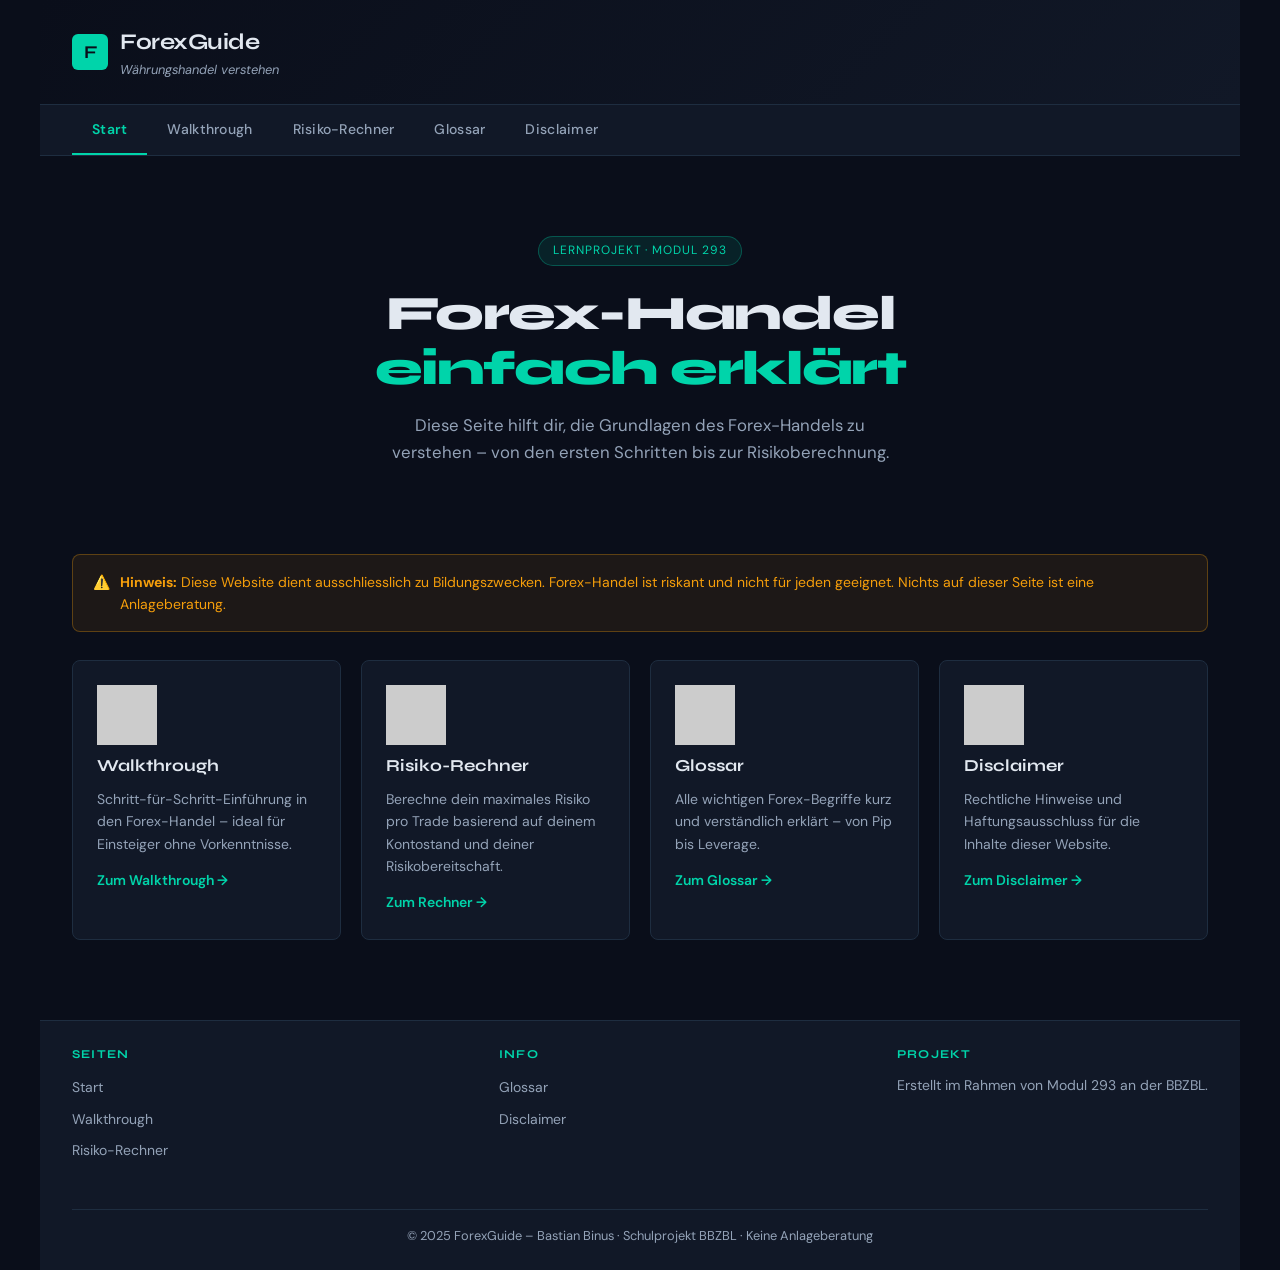
<file: index.html>
<!DOCTYPE html>
<html lang="de">
<head>
  <meta charset="UTF-8">
  <meta name="description" content="ForexGuide – Lerne die Grundlagen des Forex-Handels. Walkthrough, Risiko-Rechner und Glossar für Einsteiger.">
  <meta name="keywords" content="forex, trading, währungen">
  <title>ForexGuide – Einstieg in den Forex-Handel</title>
  <link rel="stylesheet" href="style.css">
  <link rel="preconnect" href="https://fonts.googleapis.com">
  <link rel="preconnect" href="https://fonts.gstatic.com" crossorigin>
  <link rel="stylesheet" href="https://fonts.googleapis.com/css2?family=Syne:wght@700;800&family=DM+Sans:wght@400;500;600&family=JetBrains+Mono:wght@400&display=swap" media="print" onload="this.media='all'">
  <noscript><link rel="stylesheet" href="https://fonts.googleapis.com/css2?family=Syne:wght@700;800&family=DM+Sans:wght@400;500;600&family=JetBrains+Mono:wght@400&display=swap"></noscript>
 <style>
    body { background-color: #0a0e1a; }
    .hero h2 { color: #e2e8f0 }
  </style>
</head>
<body>

  <header>
    <a href="index.html" class="logo">
      <div class="logo-icon">F</div>
      <div>
        <h1>ForexGuide</h1>
        <p class="tagline">Währungshandel verstehen</p>
      </div>
    </a>
  </header>

  <nav>
    <ul>
      <li><a href="index.html" class="active">Start</a></li>
      <li><a href="walkthrough.html">Walkthrough</a></li>
      <li><a href="rechner.html">Risiko-Rechner</a></li>
      <li><a href="glossar.html">Glossar</a></li>
      <li><a href="disclaimer.html">Disclaimer</a></li>
    </ul>
  </nav>

  <main>
    <div class="hero">
      <span class="hero-badge">Lernprojekt · Modul 293</span>
      <h2>Forex-Handel <span>einfach erklärt</span></h2>
      <p>Diese Seite hilft dir, die Grundlagen des Forex-Handels zu verstehen – von den ersten Schritten bis zur Risikoberechnung.</p>
    </div>

    <div class="warning-box">
      <span>⚠️</span>
      <span><strong>Hinweis:</strong> Diese Website dient ausschliesslich zu Bildungszwecken. Forex-Handel ist riskant und nicht für jeden geeignet. Nichts auf dieser Seite ist eine Anlageberatung.</span>
    </div>

    <div class="cards-grid">
      <div class="card">
        <img src="[data-uri]" width="60" height="60" alt="Walktrough">
        <h3>Walkthrough</h3>
        <p>Schritt-für-Schritt-Einführung in den Forex-Handel – ideal für Einsteiger ohne Vorkenntnisse.</p>
        <a href="walkthrough.html">Zum Walkthrough →</a>
      </div>
      <div class="card">
        <img src="[data-uri]" width="60" height="60" alt="Risiko-Rechner Icon">
        <h3>Risiko-Rechner</h3>
        <p>Berechne dein maximales Risiko pro Trade basierend auf deinem Kontostand und deiner Risikobereitschaft.</p>
        <a href="rechner.html">Zum Rechner →</a>
      </div>
      <div class="card">
        <img src="[data-uri]" width="60" height="60" alt="Glossar Icon">
        <h3>Glossar</h3>
        <p>Alle wichtigen Forex-Begriffe kurz und verständlich erklärt – von Pip bis Leverage.</p>
        <a href="glossar.html">Zum Glossar →</a>
      </div>
      <div class="card">
        <img src="[data-uri]" width="60" height="60" alt="Disclaimer Icon">
        <h3>Disclaimer</h3>
        <p>Rechtliche Hinweise und Haftungsausschluss für die Inhalte dieser Website.</p>
        <a href="disclaimer.html">Zum Disclaimer →</a>
      </div>
    </div>
  </main>

  <footer>
    <div id="footer-section" class="footer-section">
      <h3>Seiten</h3>
      <ul>
        <li><a href="index.html">Start</a></li>
        <li><a href="walkthrough.html">Walkthrough</a></li>
        <li><a href="rechner.html">Risiko-Rechner</a></li>
      </ul>
    </div>
    <div id="footer-section" class="footer-section">
      <h3>Info</h3>
      <ul>
        <li><a href="glossar.html">Glossar</a></li>
        <li><a href="disclaimer.html">Disclaimer</a></li>
      </ul>
    </div>
    <div class="footer-section">
      <h3>Projekt</h3>
      <p>Erstellt im Rahmen von Modul 293 an der BBZBL.</p>
    </div>
    <div class="footer-bottom">
      © 2025 ForexGuide – Bastian Binus · Schulprojekt BBZBL · Keine Anlageberatung  </div>
  </footer>

</body>
</html>
</file>
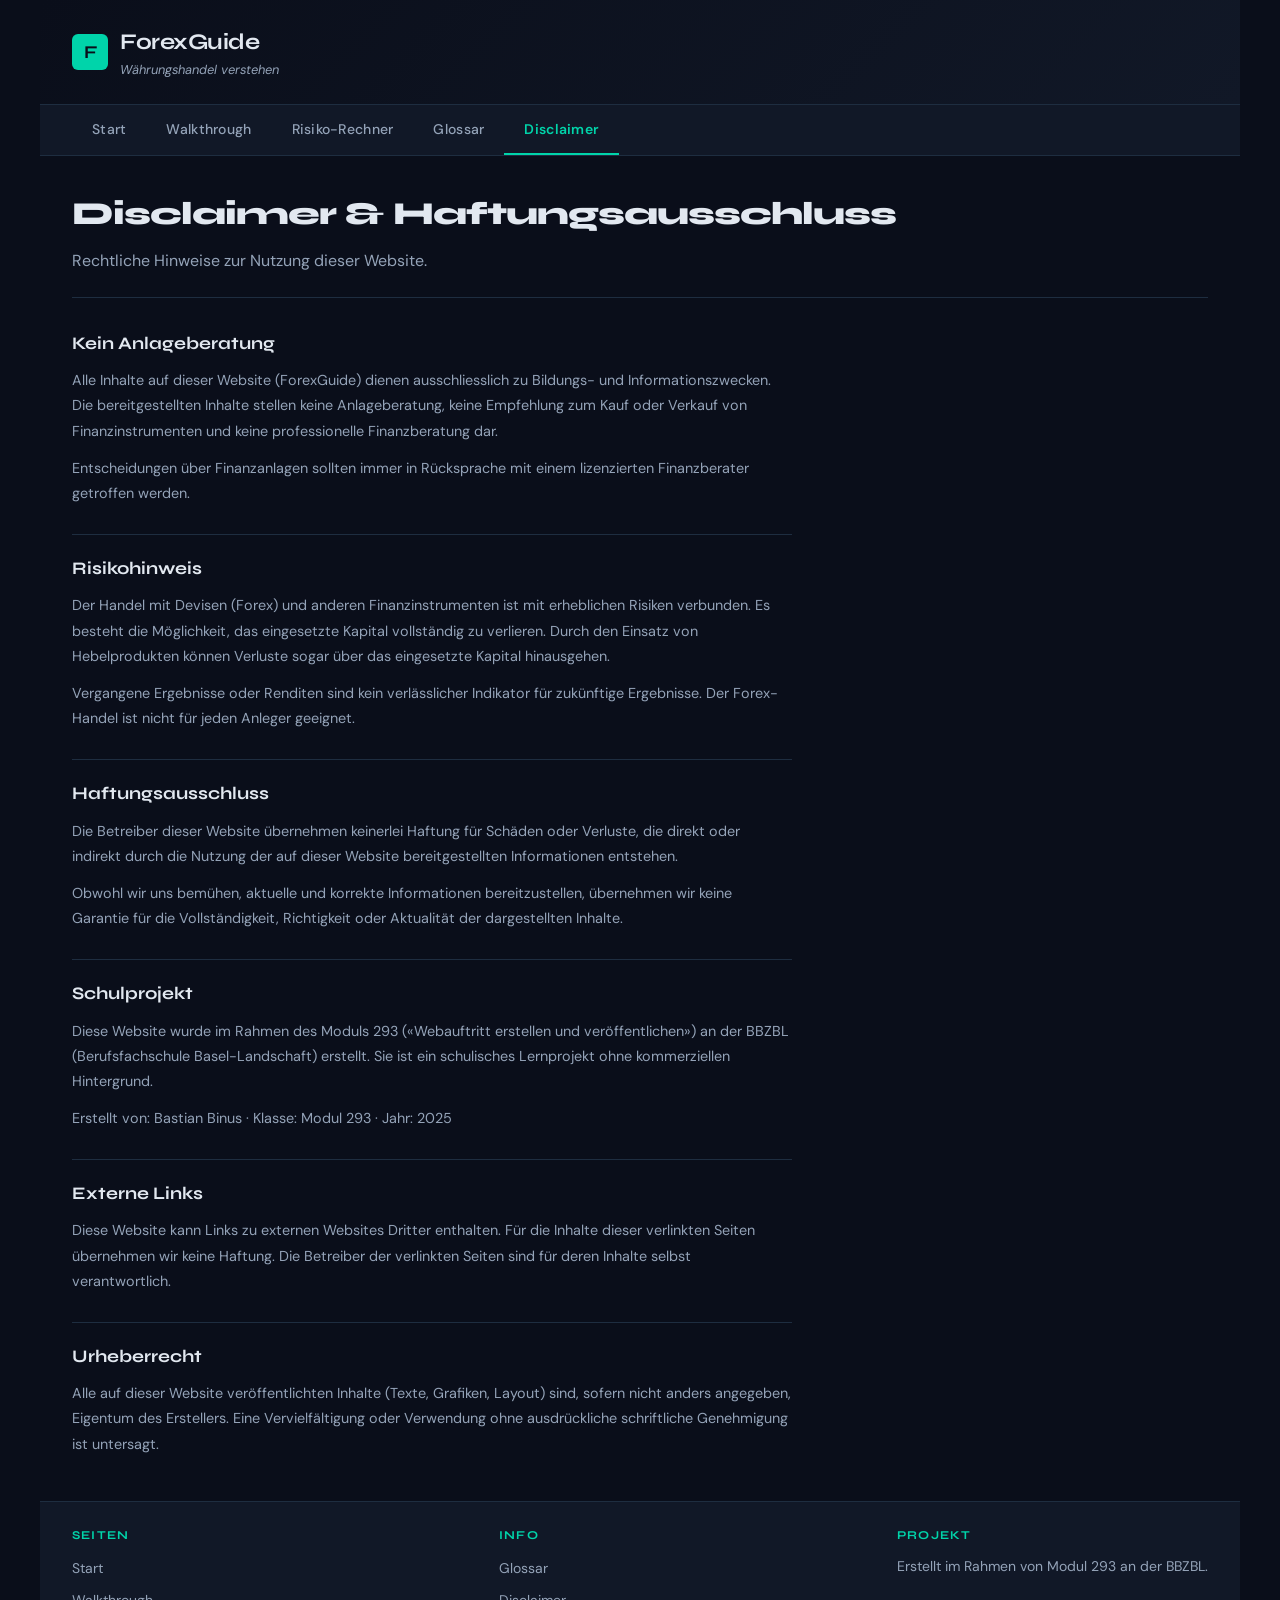
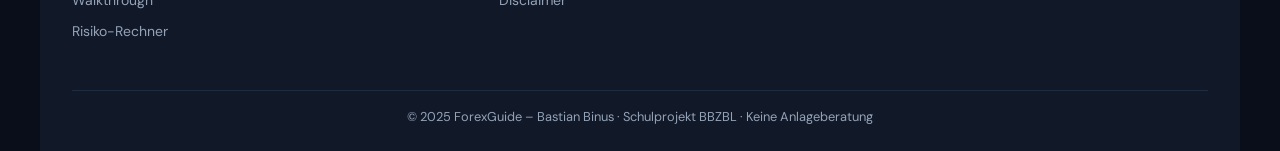
<file: disclaimer.html>
<!DOCTYPE html>
<html lang="de">
<head>
  <meta charset="UTF-8">
  <meta name="viewport" content="width=device-width, initial-scale=1.0">
  <meta name="description" content="Haftungsausschluss und rechtliche Hinweise für ForexGuide.">
  <title>Disclaimer – ForexGuide</title>
  <link rel="stylesheet" href="style.css">
  <link rel="preconnect" href="https://fonts.googleapis.com">
  <link rel="preconnect" href="https://fonts.gstatic.com" crossorigin>
  <link rel="stylesheet" href="https://fonts.googleapis.com/css2?family=Syne:wght@700;800&family=DM+Sans:wght@400;500;600&family=JetBrains+Mono:wght@400&display=swap" media="print" onload="this.media='all'">
  <noscript><link rel="stylesheet" href="https://fonts.googleapis.com/css2?family=Syne:wght@700;800&family=DM+Sans:wght@400;500;600&family=JetBrains+Mono:wght@400&display=swap"></noscript>
</head>
<body>

  <header>
    <a href="index.html" class="logo">
      <div class="logo-icon">F</div>
      <div>
        <h1>ForexGuide</h1>
        <p class="tagline">Währungshandel verstehen</p>
      </div>
    </a>
  </header>

  <nav>
    <ul>
      <li><a href="index.html">Start</a></li>
      <li><a href="walkthrough.html">Walkthrough</a></li>
      <li><a href="rechner.html">Risiko-Rechner</a></li>
      <li><a href="glossar.html">Glossar</a></li>
      <li><a href="disclaimer.html" class="active">Disclaimer</a></li>
    </ul>
  </nav>

  <main>
    <div class="page-header">
      <h2>Disclaimer & Haftungsausschluss</h2>
      <p>Rechtliche Hinweise zur Nutzung dieser Website.</p>
    </div>

    <div class="disclaimer-content">
      <h3>Kein Anlageberatung</h3>
      <p>Alle Inhalte auf dieser Website (ForexGuide) dienen ausschliesslich zu Bildungs- und Informationszwecken. Die bereitgestellten Inhalte stellen keine Anlageberatung, keine Empfehlung zum Kauf oder Verkauf von Finanzinstrumenten und keine professionelle Finanzberatung dar.</p>
      <p>Entscheidungen über Finanzanlagen sollten immer in Rücksprache mit einem lizenzierten Finanzberater getroffen werden.</p>

      <h3>Risikohinweis</h3>
      <p>Der Handel mit Devisen (Forex) und anderen Finanzinstrumenten ist mit erheblichen Risiken verbunden. Es besteht die Möglichkeit, das eingesetzte Kapital vollständig zu verlieren. Durch den Einsatz von Hebelprodukten können Verluste sogar über das eingesetzte Kapital hinausgehen.</p>
      <p>Vergangene Ergebnisse oder Renditen sind kein verlässlicher Indikator für zukünftige Ergebnisse. Der Forex-Handel ist nicht für jeden Anleger geeignet.</p>

      <h3>Haftungsausschluss</h3>
      <p>Die Betreiber dieser Website übernehmen keinerlei Haftung für Schäden oder Verluste, die direkt oder indirekt durch die Nutzung der auf dieser Website bereitgestellten Informationen entstehen.</p>
      <p>Obwohl wir uns bemühen, aktuelle und korrekte Informationen bereitzustellen, übernehmen wir keine Garantie für die Vollständigkeit, Richtigkeit oder Aktualität der dargestellten Inhalte.</p>

      <h3>Schulprojekt</h3>
      <p>Diese Website wurde im Rahmen des Moduls 293 («Webauftritt erstellen und veröffentlichen») an der BBZBL (Berufsfachschule Basel-Landschaft) erstellt. Sie ist ein schulisches Lernprojekt ohne kommerziellen Hintergrund.</p>
      <p>Erstellt von: Bastian Binus · Klasse: Modul 293 · Jahr: 2025</p>

      <h3>Externe Links</h3>
      <p>Diese Website kann Links zu externen Websites Dritter enthalten. Für die Inhalte dieser verlinkten Seiten übernehmen wir keine Haftung. Die Betreiber der verlinkten Seiten sind für deren Inhalte selbst verantwortlich.</p>

      <h3>Urheberrecht</h3>
      <p>Alle auf dieser Website veröffentlichten Inhalte (Texte, Grafiken, Layout) sind, sofern nicht anders angegeben, Eigentum des Erstellers. Eine Vervielfältigung oder Verwendung ohne ausdrückliche schriftliche Genehmigung ist untersagt.</p>
    </div>
  </main>

  <footer>
    <div class="footer-section">
      <h3>Seiten</h3>
      <ul>
        <li><a href="index.html">Start</a></li>
        <li><a href="walkthrough.html">Walkthrough</a></li>
        <li><a href="rechner.html">Risiko-Rechner</a></li>
      </ul>
    </div>
    <div class="footer-section">
      <h3>Info</h3>
      <ul>
        <li><a href="glossar.html">Glossar</a></li>
        <li><a href="disclaimer.html">Disclaimer</a></li>
      </ul>
    </div>
    <div class="footer-section">
      <h3>Projekt</h3>
      <p>Erstellt im Rahmen von Modul 293 an der BBZBL.</p>
    </div>
    <div class="footer-bottom">
      <p>© 2025 ForexGuide – Bastian Binus · Schulprojekt BBZBL · Keine Anlageberatung</p>
    </div>
  </footer>

</body>
</html>
</file>
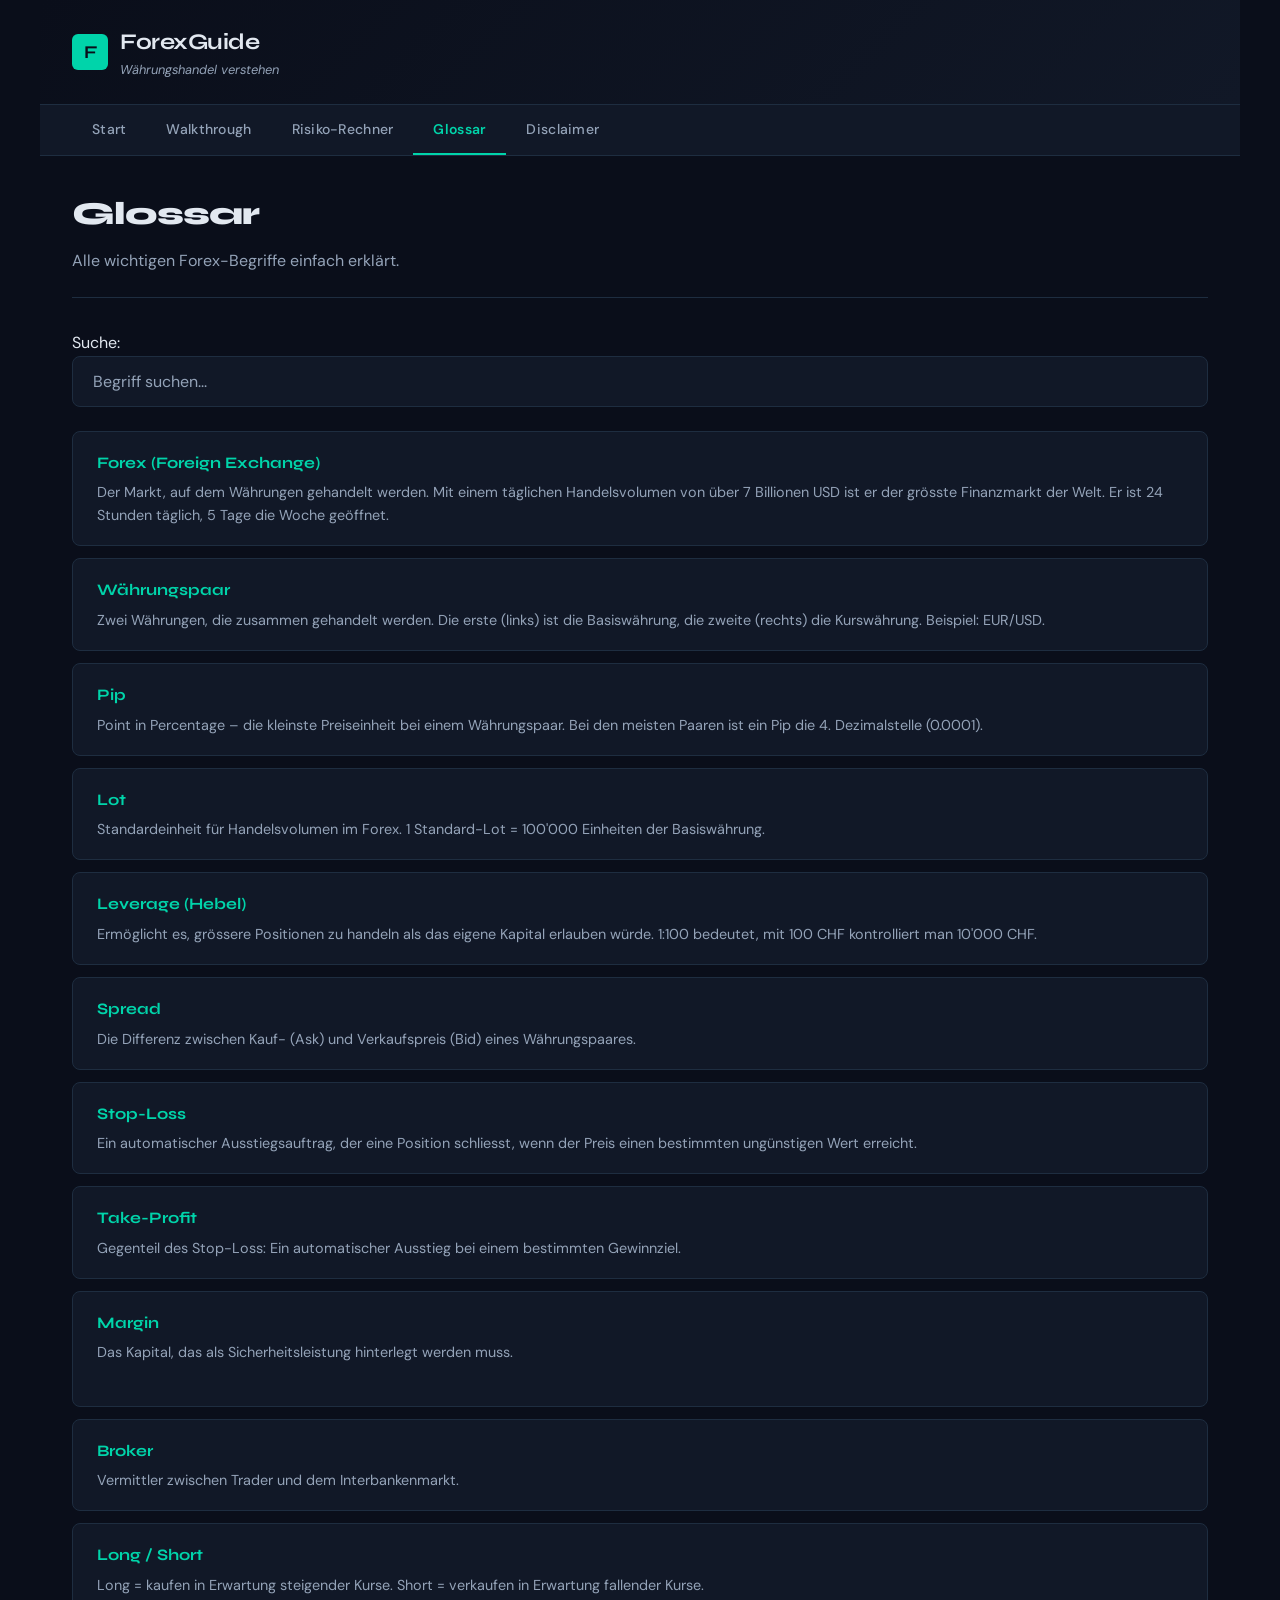
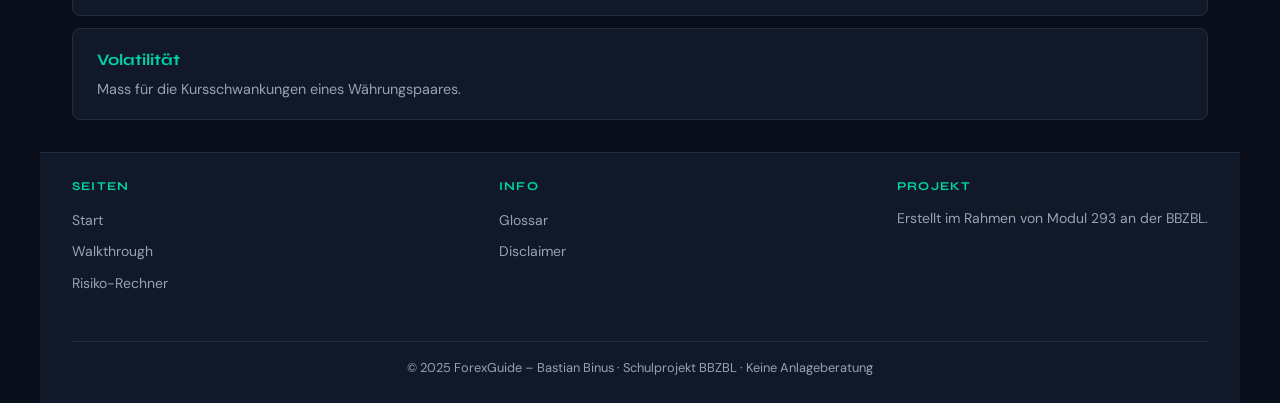
<file: glossar.html>
<!DOCTYPE html>
<html lang="de">
<head>
  <meta charset="UTF-8">
  <!-- FEHLER: Falsche meta description (zu lang, >160 Zeichen) → SEO Abzug -->
  <meta name="description" content="Das ForexGuide Glossar erklärt alle wichtigen Begriffe aus dem Forex-Handel und Währungshandel auf einfache und verständliche Weise für Anfänger und Fortgeschrittene gleichermassen.">
  <title>Glossar – ForexGuide</title>
  <link rel="stylesheet" href="style.css">
  <link rel="preconnect" href="https://fonts.googleapis.com">
  <link rel="preconnect" href="https://fonts.gstatic.com" crossorigin>
  <link rel="stylesheet" href="https://fonts.googleapis.com/css2?family=Syne:wght@700;800&family=DM+Sans:wght@400;500;600&family=JetBrains+Mono:wght@400&display=swap" media="print" onload="this.media='all'">
  <noscript><link rel="stylesheet" href="https://fonts.googleapis.com/css2?family=Syne:wght@700;800&family=DM+Sans:wght@400;500;600&family=JetBrains+Mono:wght@400&display=swap"></noscript>
</head>
<body>

  <header>
    <a href="index.html" class="logo">
      <div class="logo-icon">F</div>
      <div>
        <h1>ForexGuide</h1>
        <p class="tagline">Währungshandel verstehen</p>
      </div>
    </a>
  </header>

  <nav>
    <ul>
      <li><a href="index.html">Start</a></li>
      <li><a href="walkthrough.html">Walkthrough</a></li>
      <li><a href="rechner.html">Risiko-Rechner</a></li>
      <li><a href="glossar.html" class="active">Glossar</a></li>
      <li><a href="disclaimer.html">Disclaimer</a></li>
    </ul>
  </nav>

  <main>
    <div class="page-header">
      <h2>Glossar</h2>
      <p>Alle wichtigen Forex-Begriffe einfach erklärt.</p>
    </div>

    <!-- FEHLER: input ohne label und ohne aria-label → WAVE Fehler -->
    <div class="glossar-search">
      <label for="suche">Suche:</label>
      <input type="text" id="suche" placeholder="Begriff suchen..." oninput="filtern()">
    </div>

    <dl class="glossar-list" id="glossar-liste">
      <div class="glossar-item">
        <dt>Forex (Foreign Exchange)</dt>
        <dd>Der Markt, auf dem Währungen gehandelt werden. Mit einem täglichen Handelsvolumen von über 7 Billionen USD ist er der grösste Finanzmarkt der Welt. Er ist 24 Stunden täglich, 5 Tage die Woche geöffnet.</dd>
      </div>
      <div class="glossar-item">
        <dt>Währungspaar</dt>
        <dd>Zwei Währungen, die zusammen gehandelt werden. Die erste (links) ist die Basiswährung, die zweite (rechts) die Kurswährung. Beispiel: EUR/USD.</dd>
      </div>
      <div class="glossar-item">
        <dt>Pip</dt>
        <dd>Point in Percentage – die kleinste Preiseinheit bei einem Währungspaar. Bei den meisten Paaren ist ein Pip die 4. Dezimalstelle (0.0001).</dd>
      </div>
      <div class="glossar-item">
        <dt>Lot</dt>
        <dd>Standardeinheit für Handelsvolumen im Forex. 1 Standard-Lot = 100'000 Einheiten der Basiswährung.</dd>
      </div>
      <div class="glossar-item">
        <dt>Leverage (Hebel)</dt>
        <dd>Ermöglicht es, grössere Positionen zu handeln als das eigene Kapital erlauben würde. 1:100 bedeutet, mit 100 CHF kontrolliert man 10'000 CHF.</dd>
      </div>
      <div class="glossar-item">
        <dt>Spread</dt>
        <dd>Die Differenz zwischen Kauf- (Ask) und Verkaufspreis (Bid) eines Währungspaares.</dd>
      </div>
      <div class="glossar-item">
        <dt>Stop-Loss</dt>
        <dd>Ein automatischer Ausstiegsauftrag, der eine Position schliesst, wenn der Preis einen bestimmten ungünstigen Wert erreicht.</dd>
      </div>
      <div class="glossar-item">
        <dt>Take-Profit</dt>
        <dd>Gegenteil des Stop-Loss: Ein automatischer Ausstieg bei einem bestimmten Gewinnziel.</dd>
      </div>
      <div class="glossar-item">
        <dt>Margin</dt>
        <!-- FEHLER: unsauberes HTML – öffnendes Tag ohne Inhalt vor schliessendem -->
        <dd>Das Kapital, das als Sicherheitsleistung hinterlegt werden muss.<br><br></dd>
      </div>
      <div class="glossar-item">
        <dt>Broker</dt>
        <dd>Vermittler zwischen Trader und dem Interbankenmarkt.</dd>
      </div>
      <div class="glossar-item">
        <dt>Long / Short</dt>
        <dd>Long = kaufen in Erwartung steigender Kurse. Short = verkaufen in Erwartung fallender Kurse.</dd>
      </div>
      <div class="glossar-item">
        <dt>Volatilität</dt>
        <dd>Mass für die Kursschwankungen eines Währungspaares.</dd>
      </div>
    </dl>
  </main>

  <footer>
    <div class="footer-section">
      <h3>Seiten</h3>
      <ul>
        <li><a href="index.html">Start</a></li>
        <li><a href="walkthrough.html">Walkthrough</a></li>
        <li><a href="rechner.html">Risiko-Rechner</a></li>
      </ul>
    </div>
    <div class="footer-section">
      <h3>Info</h3>
      <ul>
        <li><a href="glossar.html">Glossar</a></li>
        <li><a href="disclaimer.html">Disclaimer</a></li>
      </ul>
    </div>
    <div class="footer-section">
      <h3>Projekt</h3>
      <p>Erstellt im Rahmen von Modul 293 an der BBZBL.</p>
    </div>
    <div class="footer-bottom">
      © 2025 ForexGuide – Bastian Binus · Schulprojekt BBZBL · Keine Anlageberatung
    </div>
  </footer>

  <script>
    function filtern() {
      var suche = document.getElementById('suche').value.toLowerCase();
      var items = document.querySelectorAll('.glossar-item');
      items.forEach(function(item) {
        var text = item.textContent.toLowerCase();
        item.style.display = text.includes(suche) ? 'block' : 'none';
      });
    }
  </script>

</body>
</html>
</file>
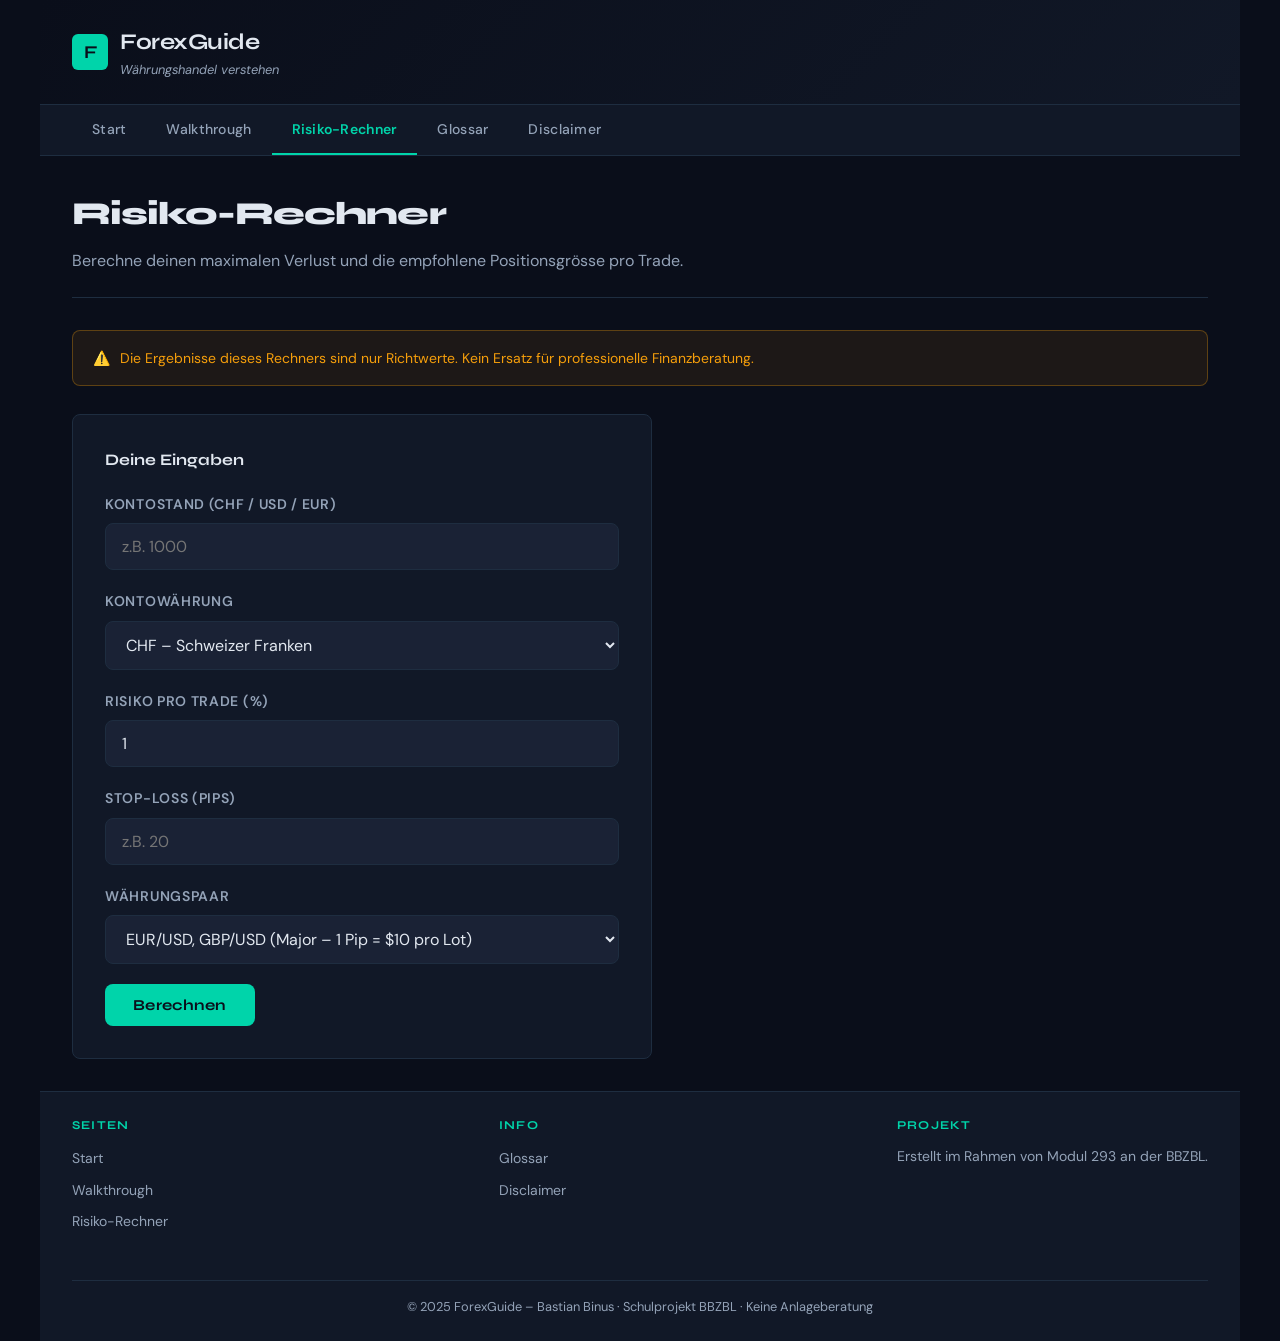
<file: rechner.html>
<!DOCTYPE html>
<html lang="de">
<head>
  <meta charset="UTF-8">
  <meta name="description" content="ForexGuide – Lerne die Grundlagen des Forex-Handels. Walkthrough, Risiko-Rechner und Glossar für Einsteiger.">
  <title>Risiko-Rechner – ForexGuide</title>
  <!-- FEHLER: CSS via @import statt <link> → Performance (render-blocking) -->
  <style>
    @import url('style.css');
  </style>
  <link rel="preconnect" href="https://fonts.googleapis.com">
  <link rel="preconnect" href="https://fonts.gstatic.com" crossorigin>
  <link rel="stylesheet" href="https://fonts.googleapis.com/css2?family=Syne:wght@700;800&family=DM+Sans:wght@400;500;600&family=JetBrains+Mono:wght@400&display=swap" media="print" onload="this.media='all'">
  <noscript><link rel="stylesheet" href="https://fonts.googleapis.com/css2?family=Syne:wght@700;800&family=DM+Sans:wght@400;500;600&family=JetBrains+Mono:wght@400&display=swap"></noscript>
</head>
<body>

  <header>
    <a href="index.html" class="logo">
      <div class="logo-icon">F</div>
      <div>
        <h1>ForexGuide</h1>
        <p class="tagline">Währungshandel verstehen</p>
      </div>
    </a>
  </header>

  <nav>
    <ul>
      <li><a href="index.html">Start</a></li>
      <li><a href="walkthrough.html">Walkthrough</a></li>
      <li><a href="rechner.html" class="active">Risiko-Rechner</a></li>
      <li><a href="glossar.html">Glossar</a></li>
      <li><a href="disclaimer.html">Disclaimer</a></li>
    </ul>
  </nav>

  <main>
    <div class="page-header">
      <h2>Risiko-Rechner</h2>
      <p>Berechne deinen maximalen Verlust und die empfohlene Positionsgrösse pro Trade.</p>
    </div>

    <div class="warning-box">
      <span>⚠️</span>
      <span>Die Ergebnisse dieses Rechners sind nur Richtwerte. Kein Ersatz für professionelle Finanzberatung.</span>
    </div>

    <div class="calculator">
      <fieldset style="border:none; padding:0;">
        <legend style="font-family:var(--font-display); font-size:1rem; font-weight:700; margin-bottom:20px; color:var(--color-text);">Deine Eingaben</legend>

        <!-- FEHLER: label for stimmt nicht mit input id überein → WAVE Fehler -->
        <div class="form-group">
          <label for="kontostand">Kontostand (CHF / USD / EUR)</label>
          <input type="number" id="kontostand" name="kontostand" placeholder="z.B. 1000" min="1" step="1" required>
        </div>

        <div class="form-group">
          <label for="waehrung">Kontowährung</label>
          <select id="waehrung" name="waehrung">
            <option value="CHF">CHF – Schweizer Franken</option>
            <option value="USD">USD – US-Dollar</option>
            <option value="EUR">EUR – Euro</option>
          </select>
        </div>

        <!-- FEHLER: Input ohne label komplett → WAVE Fehler -->
        <div class="form-group">
          <label for="risiko">Risiko pro Trade (%)</label>
          <input type="number" id="risiko" name="risiko" placeholder="Risiko pro Trade (%)" min="0.1" max="10" step="0.1" value="1" required>
        </div>

        <div class="form-group">
          <label for="stoploss">Stop-Loss (Pips)</label>
          <input type="number" id="stoploss" name="stoploss" placeholder="z.B. 20" min="1" step="1" required>
        </div>

        <div class="form-group">
          <label for="pair">Währungspaar</label>
          <select id="pair" name="pair">
            <option value="major">EUR/USD, GBP/USD (Major – 1 Pip = $10 pro Lot)</option>
            <option value="minor">USD/CHF, USD/JPY (Minor – ca. $8–9 pro Lot)</option>
            <option value="exotic">Exotische Paare (ca. $5–7 pro Lot)</option>
          </select>
        </div>

        <button class="btn" type="button" onclick="berechnen()">Berechnen</button>
      </fieldset>

      <div class="result-box" id="result">
        <h3>Ergebnis</h3>
        <div class="result-row">
          <span>Kontostand</span>
          <span class="value" id="res-konto">–</span>
        </div>
        <div class="result-row">
          <span>Max. Risiko</span>
          <span class="value danger" id="res-risiko">–</span>
        </div>
        <div class="result-row">
          <span>Stop-Loss (Pips)</span>
          <span class="value" id="res-sl">–</span>
        </div>
        <div class="result-row">
          <span>Empf. Positionsgrösse</span>
          <span class="value" id="res-pos">–</span>
        </div>
        <div class="result-row">
          <span>Max. Verlust</span>
          <span class="value danger" id="res-verlust">–</span>
        </div>
      </div>
    </div>
  </main>

  <footer>
    <div class="footer-section">
      <h3>Seiten</h3>
      <ul>
        <li><a href="index.html">Start</a></li>
        <li><a href="walkthrough.html">Walkthrough</a></li>
        <li><a href="rechner.html">Risiko-Rechner</a></li>
      </ul>
    </div>
    <div class="footer-section">
      <h3>Info</h3>
      <ul>
        <li><a href="glossar.html">Glossar</a></li>
        <li><a href="disclaimer.html">Disclaimer</a></li>
      </ul>
    </div>
    <div class="footer-section">
      <h3>Projekt</h3>
      <p>Erstellt im Rahmen von Modul 293 an der BBZBL.</p>
    </div>
    <div class="footer-bottom">
      © 2025 ForexGuide – Bastian Binus · Schulprojekt BBZBL · Keine Anlageberatung
    </div>
  </footer>

  <script>
    function berechnen() {
      var kontostand = parseFloat(document.getElementById('kontostand').value);
      var risiko = parseFloat(document.getElementById('risiko').value);
      var stoploss = parseFloat(document.getElementById('stoploss').value);
      var pair = document.getElementById('pair').value;
      var waehrung = document.getElementById('waehrung').value;

      if (!kontostand || !risiko || !stoploss) {
        alert('Bitte alle Felder ausfüllen.');
        return;
      }

      var pipWert = pair === 'major' ? 10 : pair === 'minor' ? 9 : 6;
      var maxRisiko = kontostand * (risiko / 100);
      var empfLots = maxRisiko / (stoploss * pipWert);

      document.getElementById('res-konto').textContent = kontostand.toFixed(2) + ' ' + waehrung;
      document.getElementById('res-risiko').textContent = risiko + '%';
      document.getElementById('res-sl').textContent = stoploss + ' Pips';
      document.getElementById('res-pos').textContent = empfLots.toFixed(4) + ' Lots';
      document.getElementById('res-verlust').textContent = maxRisiko.toFixed(2) + ' ' + waehrung;

      document.getElementById('result').classList.add('visible');
    }
  </script>

</body>
</html>
</file>
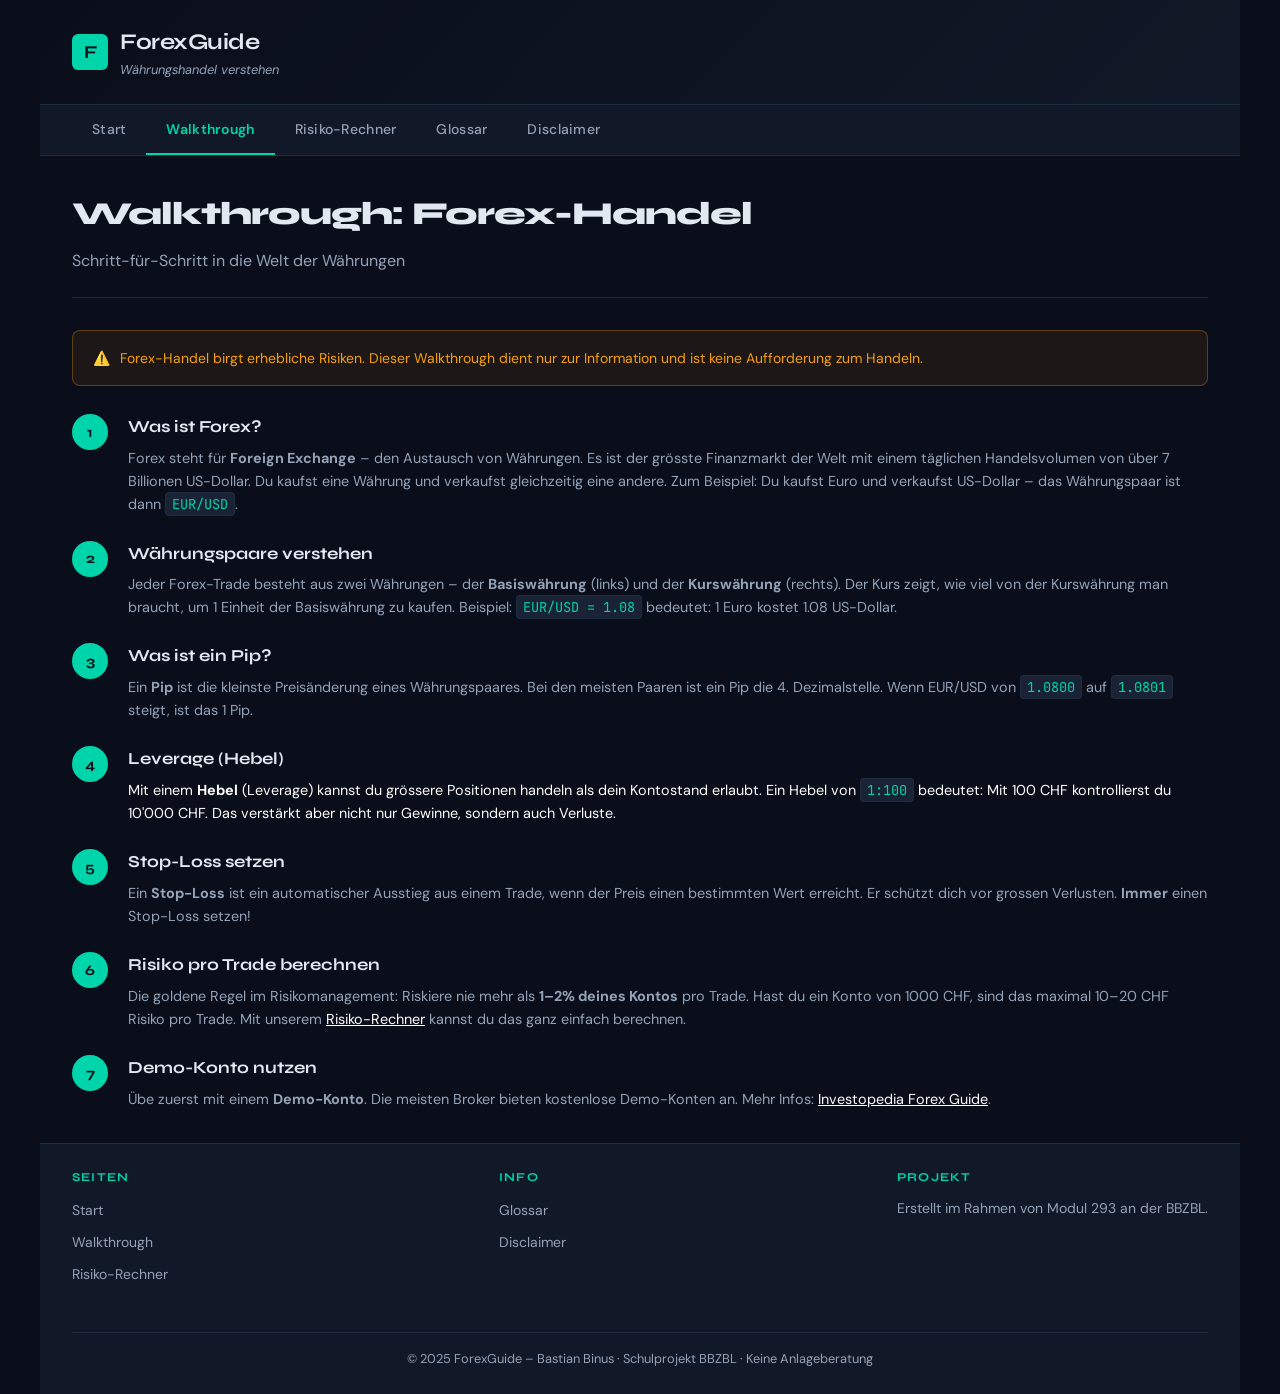
<file: walkthrough.html>
<!DOCTYPE html>
<html lang="de">
<head>
  <meta charset="UTF-8">
  <meta name="description" content="ForexGuide – Lerne die Grundlagen des Forex-Handels. Walkthrough, Risiko-Rechner und Glossar für Einsteiger.">
  <title>Walkthrough – ForexGuide</title>
  <link rel="stylesheet" href="style.css">
  <link rel="preconnect" href="https://fonts.googleapis.com">
  <link rel="preconnect" href="https://fonts.gstatic.com" crossorigin>
  <link rel="stylesheet" href="https://fonts.googleapis.com/css2?family=Syne:wght@700;800&family=DM+Sans:wght@400;500;600&family=JetBrains+Mono:wght@400&display=swap" media="print" onload="this.media='all'">
  <noscript><link rel="stylesheet" href="https://fonts.googleapis.com/css2?family=Syne:wght@700;800&family=DM+Sans:wght@400;500;600&family=JetBrains+Mono:wght@400&display=swap"></noscript>
</head>
<body>

  <header>
    <a href="index.html" class="logo">
      <div class="logo-icon">F</div>
      <div>
        <h1>ForexGuide</h1>
        <p class="tagline">Währungshandel verstehen</p>
      </div>
    </a>
  </header>

  <nav>
    <ul>
      <li><a href="index.html">Start</a></li>
      <li><a href="walkthrough.html" class="active">Walkthrough</a></li>
      <li><a href="rechner.html">Risiko-Rechner</a></li>
      <li><a href="glossar.html">Glossar</a></li>
      <li><a href="disclaimer.html">Disclaimer</a></li>
    </ul>
  </nav>

  <main>
    <div class="page-header">
      <!-- FEHLER: h1 fehlt auf dieser Seite komplett, direkt h2 -->
      <h2>Walkthrough: Forex-Handel</h2>
      <p>Schritt-für-Schritt in die Welt der Währungen</p>
    </div>

    <div class="warning-box">
      <span>⚠️</span>
      <!-- FEHLER: role="alert" fehlt, aber wichtige Info → Accessibility -->
      <span>Forex-Handel birgt erhebliche Risiken. Dieser Walkthrough dient nur zur Information und ist keine Aufforderung zum Handeln.</span>
    </div>

    <div class="steps">
      <div class="step">
        <div class="step-number">1</div>
        <div class="step-content">
          <h3>Was ist Forex?</h3>
          <p>Forex steht für <strong>Foreign Exchange</strong> – den Austausch von Währungen. Es ist der grösste Finanzmarkt der Welt mit einem täglichen Handelsvolumen von über 7 Billionen US-Dollar. Du kaufst eine Währung und verkaufst gleichzeitig eine andere. Zum Beispiel: Du kaufst Euro und verkaufst US-Dollar – das Währungspaar ist dann <code>EUR/USD</code>.</p>
        </div>
      </div>

      <div class="step">
        <div class="step-number">2</div>
        <div class="step-content">
          <h3>Währungspaare verstehen</h3>
          <p>Jeder Forex-Trade besteht aus zwei Währungen – der <strong>Basiswährung</strong> (links) und der <strong>Kurswährung</strong> (rechts). Der Kurs zeigt, wie viel von der Kurswährung man braucht, um 1 Einheit der Basiswährung zu kaufen. Beispiel: <code>EUR/USD = 1.08</code> bedeutet: 1 Euro kostet 1.08 US-Dollar.</p>
        </div>
      </div>

      <div class="step">
        <div class="step-number">3</div>
        <div class="step-content">
          <h3>Was ist ein Pip?</h3>
          <p>Ein <strong>Pip</strong> ist die kleinste Preisänderung eines Währungspaares. Bei den meisten Paaren ist ein Pip die 4. Dezimalstelle. Wenn EUR/USD von <code>1.0800</code> auf <code>1.0801</code> steigt, ist das 1 Pip.</p>
        </div>
      </div>

      <div class="step">
        <div class="step-number">4</div>
        <div class="step-content">
          <h3>Leverage (Hebel)</h3>
          <!-- FEHLER: sehr tiefer Kontrast mit inline style → Accessibility -->
          <p style="color: #fffefe;">Mit einem <strong>Hebel</strong> (Leverage) kannst du grössere Positionen handeln als dein Kontostand erlaubt. Ein Hebel von <code>1:100</code> bedeutet: Mit 100 CHF kontrollierst du 10'000 CHF. Das verstärkt aber nicht nur Gewinne, sondern auch Verluste.</p>
        </div>
      </div>

      <div class="step">
        <div class="step-number">5</div>
        <div class="step-content">
          <h3>Stop-Loss setzen</h3>
          <p>Ein <strong>Stop-Loss</strong> ist ein automatischer Ausstieg aus einem Trade, wenn der Preis einen bestimmten Wert erreicht. Er schützt dich vor grossen Verlusten. <strong>Immer</strong> einen Stop-Loss setzen!</p>
        </div>
      </div>

      <div class="step">
        <div class="step-number">6</div>
        <div class="step-content">
          <h3>Risiko pro Trade berechnen</h3>
          <p>Die goldene Regel im Risikomanagement: Riskiere nie mehr als <strong>1–2% deines Kontos</strong> pro Trade. Hast du ein Konto von 1000 CHF, sind das maximal 10–20 CHF Risiko pro Trade. Mit unserem <a style="color:#fffefe" href="rechner.html">Risiko-Rechner</a> kannst du das ganz einfach berechnen.</p>
        </div>
      </div>

      <div class="step">
        <div class="step-number">7</div>
        <div class="step-content">
          <h3>Demo-Konto nutzen</h3>
          <!-- FEHLER: target="_blank" ohne rel="noopener" → Best Practice / Sicherheit -->
          <p>Übe zuerst mit einem <strong>Demo-Konto</strong>. Die meisten Broker bieten kostenlose Demo-Konten an. Mehr Infos: <a style="color: #fffefe;" href="https://www.investopedia.com/forex" target="_blank">Investopedia Forex Guide</a>.</p>
        </div>
      </div>
    </div>
  </main>

  <footer>
    <div class="footer-section">
      <h3>Seiten</h3>
      <ul>
        <li><a href="index.html">Start</a></li>
        <li><a href="walkthrough.html">Walkthrough</a></li>
        <li><a href="rechner.html">Risiko-Rechner</a></li>
      </ul>
    </div>
    <div class="footer-section">
      <h3>Info</h3>
      <ul>
        <li><a href="glossar.html">Glossar</a></li>
        <li><a href="disclaimer.html">Disclaimer</a></li>
      </ul>
    </div>
    <div class="footer-section">
      <h3>Projekt</h3>
      <p>Erstellt im Rahmen von Modul 293 an der BBZBL.</p>
    </div>
    <div class="footer-bottom">
      © 2025 ForexGuide – Bastian Binus · Schulprojekt BBZBL · Keine Anlageberatung
    </div>
  </footer>

</body>
</html>
</file>
<file: style.css>
/* ===========================
   Forex Guide – Global Styles
   =========================== */

/* CSS Variables */
/* FEHLER: Ungültige Einheit → CSS Validator Fehler */
.hero-badge {
  animation-duration: 0s;
}

/* FEHLER: Unbekannte Eigenschaft → CSS Validator Warnung */
nav ul li a {
  text-size-adjust: 100%;
}

:root {
  --color-bg: #0a0e1a;
  --color-surface: #111827;
  --color-surface-2: #1a2235;
  --color-accent: #00d4aa;
  --color-accent-2: #f59e0b;
  --color-text: #e2e8f0;
  --color-text-muted: #94a3b8;
  --color-border: #1e2d40;
  --color-danger: #ef4444;
  --color-success: #22c55e;
  --font-display: 'Syne', sans-serif;
  --font-body: 'DM Sans', sans-serif;
  --font-mono: 'JetBrains Mono', monospace;
  --radius: 8px;
  --shadow: 0 4px 24px rgba(0,0,0,0.4);
}

/* Reset & Box Model (K7: border-box für alle Elemente) */
* {
  box-sizing: border-box;
  margin: 0;
  padding: 0;
}

/* ===========================
   K7: CSS Grid Layout
   =========================== */
body {
  font-family: var(--font-body);
  background-color: var(--color-bg);
  color: var(--color-text);
  font-size: 16px;
  line-height: 1.6;
  min-height: 100vh;

  /* Grid Layout */
  max-width: 1200px;
  margin: 0 auto;
  display: grid;
  grid-template-columns: 1fr;
  grid-template-rows: auto auto 1fr auto;
  grid-template-areas:
    "header"
    "nav"
    "main"
    "footer";
  gap: 0;
}

/* ===========================
   Header
   =========================== */
header {
  grid-area: header;
  padding: 24px 32px;
  border-bottom: 1px solid var(--color-border);
  background: linear-gradient(135deg, #0a0e1a 0%, #111827 100%);
  display: flex;
  align-items: center;
  justify-content: space-between;
  min-height: 80px;
}

header .logo {
  display: flex;
  align-items: center;
  gap: 12px;
  text-decoration: none;
}

header .logo-icon {
  width: 36px;
  height: 36px;
  background: var(--color-accent);
  border-radius: 6px;
  display: flex;
  align-items: center;
  justify-content: center;
  font-family: var(--font-display);
  font-weight: 700;
  color: var(--color-bg);
  font-size: 18px;
}

header h1 {
  font-family: var(--font-display);
  font-size: 1.4rem;
  font-weight: 700;
  color: var(--color-text);
  letter-spacing: -0.02em;
}

header .tagline {
  font-size: 0.8rem;
  color: var(--color-text-muted);
  font-style: italic;
}

/* ===========================
   K7: Navigation mit Flexbox
   =========================== */
nav {
  grid-area: nav;
  background: var(--color-surface);
  border-bottom: 1px solid var(--color-border);
  min-height: 50px;
  padding: 0 32px;
}

nav ul {
  display: flex;           /* K7: Flexbox */
  list-style: none;
  gap: 0;
  height: 100%;
  align-items: stretch;
}

nav ul li a {
  display: flex;
  align-items: center;
  padding: 0 20px;
  height: 50px;
  color: var(--color-text-muted);
  text-decoration: none;
  font-size: 0.875rem;
  font-weight: 500;
  letter-spacing: 0.02em;
  border-bottom: 2px solid transparent;
  transition: color 0.2s, border-color 0.2s;
  white-space: nowrap;
}

nav ul li a:hover {
  color: var(--color-accent);
  border-bottom-color: var(--color-accent);
}

nav ul li a.active {
  color: var(--color-accent);
  border-bottom-color: var(--color-accent);
  font-weight: 600;
}

nav ul li a:visited {
  color: var(--color-text-muted);
}

nav ul li a:visited:hover,
nav ul li a:visited.active {
  color: var(--color-accent);
}

/* ===========================
   Main Content Area
   =========================== */
main {
  grid-area: main;
  padding: 32px;
  min-height: 400px;
}

/* ===========================
   K7: Footer mit Flexbox
   =========================== */
footer {
  grid-area: footer;
  background: var(--color-surface);
  border-top: 1px solid var(--color-border);
  padding: 24px 32px;
  min-height: 100px;

  /* K7: Flexbox für Footer-Bereiche */
  display: flex;
  justify-content: space-between;
  align-items: flex-start;
  gap: 24px;
  flex-wrap: wrap;
}

.footer-section h3 {
  font-family: var(--font-display);
  font-size: 0.75rem;
  text-transform: uppercase;
  letter-spacing: 0.1em;
  color: var(--color-accent);
  margin-bottom: 10px;
}

.footer-section ul {
  list-style: none;
}

.footer-section ul li {
  margin-bottom: 6px;
}

.footer-section ul li a,
.footer-section p {
  color: var(--color-text-muted);
  text-decoration: none;
  font-size: 0.875rem;
  transition: color 0.2s;
}

.footer-section ul li a:hover {
  color: var(--color-accent);
}

.footer-bottom {
  width: 100%;
  border-top: 1px solid var(--color-border);
  margin-top: 16px;
  padding-top: 16px;
  text-align: center;
  color: var(--color-text-muted);
  font-size: 0.8rem;
}

/* ===========================
   Reusable Components
   =========================== */

/* Hero Section */
.hero {
  text-align: center;
  padding: 48px 0 40px;
  max-width: 700px;
  margin: 0 auto 48px;
}

.hero-badge {
  display: inline-block;
  background: rgba(0,212,170,0.1);
  color: var(--color-accent);
  border: 1px solid rgba(0,212,170,0.3);
  padding: 4px 14px;
  border-radius: 20px;
  font-size: 0.75rem;
  letter-spacing: 0.08em;
  text-transform: uppercase;
  margin-bottom: 20px;
}

.hero h2 {
  font-family: var(--font-display);
  font-size: clamp(2rem, 5vw, 3rem);
  font-weight: 800;
  letter-spacing: -0.03em;
  line-height: 1.15;
  margin-bottom: 16px;
}

.hero h2 span {
  color: var(--color-accent);
}

.hero p {
  color: var(--color-text-muted);
  font-size: 1.05rem;
  max-width: 520px;
  margin: 0 auto;
}

/* Cards Grid */
.cards-grid {
  display: grid;
  grid-template-columns: repeat(auto-fit, minmax(260px, 1fr));
  gap: 20px;
  margin-bottom: 48px;
}

.card {
  background: var(--color-surface);
  border: 1px solid var(--color-border);
  border-radius: var(--radius);
  padding: 24px;
  transition: border-color 0.2s, transform 0.2s;
}

.card:hover {
  border-color: var(--color-accent);
  transform: translateY(-2px);
}

.card-icon {
  font-size: 1.8rem;
  margin-bottom: 12px;
}

.card h3 {
  font-family: var(--font-display);
  font-size: 1.05rem;
  font-weight: 700;
  margin-bottom: 8px;
  color: var(--color-text);
}

.card p {
  color: var(--color-text-muted);
  font-size: 0.875rem;
  line-height: 1.6;
}

.card a {
  display: inline-block;
  margin-top: 14px;
  color: var(--color-accent);
  text-decoration: none;
  font-size: 0.875rem;
  font-weight: 600;
}

.card a:hover {
  text-decoration: underline;
}

/* Page Header */
.page-header {
  margin-bottom: 32px;
  padding-bottom: 24px;
  border-bottom: 1px solid var(--color-border);
}

.page-header h2 {
  font-family: var(--font-display);
  font-size: 2rem;
  font-weight: 800;
  letter-spacing: -0.03em;
  margin-bottom: 8px;
}

.page-header p {
  color: var(--color-text-muted);
}

/* Warning box */
.warning-box {
  background: rgba(245,158,11,0.08);
  border: 1px solid rgba(245,158,11,0.3);
  border-radius: var(--radius);
  padding: 16px 20px;
  margin-bottom: 28px;
  font-size: 0.875rem;
  color: var(--color-accent-2);
  display: flex;
  gap: 10px;
  align-items: flex-start;
}

/* Steps */
.steps {
  display: flex;
  flex-direction: column;
  gap: 24px;
}

.step {
  display: flex;
  gap: 20px;
  align-items: flex-start;
}

.step-number {
  flex-shrink: 0;
  width: 36px;
  height: 36px;
  border-radius: 50%;
  background: var(--color-accent);
  color: var(--color-bg);
  display: flex;
  align-items: center;
  justify-content: center;
  font-family: var(--font-display);
  font-weight: 700;
  font-size: 0.9rem;
}

.step-content h3 {
  font-family: var(--font-display);
  font-size: 1.05rem;
  font-weight: 700;
  margin-bottom: 6px;
}

.step-content p {
  color: var(--color-text-muted);
  font-size: 0.9rem;
}

.step-content code {
  font-family: var(--font-mono);
  background: var(--color-surface-2);
  border: 1px solid var(--color-border);
  padding: 2px 6px;
  border-radius: 4px;
  font-size: 0.85rem;
  color: var(--color-accent);
}

/* Calculator */
.calculator {
  background: var(--color-surface);
  border: 1px solid var(--color-border);
  border-radius: var(--radius);
  padding: 32px;
  max-width: 580px;
}

.form-group {
  margin-bottom: 20px;
}

.form-group label {
  display: block;
  font-size: 0.875rem;
  font-weight: 600;
  color: var(--color-text-muted);
  margin-bottom: 8px;
  text-transform: uppercase;
  letter-spacing: 0.05em;
}

.form-group input,
.form-group select {
  width: 100%;
  padding: 12px 16px;
  background: var(--color-surface-2);
  border: 1px solid var(--color-border);
  border-radius: var(--radius);
  color: var(--color-text);
  font-family: var(--font-body);
  font-size: 1rem;
  transition: border-color 0.2s;
}

.form-group input:focus,
.form-group select:focus {
  outline: none;
  border-color: var(--color-accent);
}

.form-group select option {
  background: var(--color-surface);
}

.btn {
  padding: 12px 28px;
  background: var(--color-accent);
  color: var(--color-bg);
  border: none;
  border-radius: var(--radius);
  font-family: var(--font-display);
  font-size: 0.95rem;
  font-weight: 700;
  cursor: pointer;
  transition: background 0.2s, transform 0.1s;
  letter-spacing: 0.02em;
}

.btn:hover {
  background: #00b894;
  transform: translateY(-1px);
}

.result-box {
  margin-top: 24px;
  padding: 20px;
  background: rgba(0,212,170,0.06);
  border: 1px solid rgba(0,212,170,0.25);
  border-radius: var(--radius);
  display: none;
}

.result-box.visible {
  display: block;
}

.result-box h4 {
  font-family: var(--font-display);
  font-size: 0.75rem;
  text-transform: uppercase;
  letter-spacing: 0.1em;
  color: var(--color-accent);
  margin-bottom: 12px;
}

.result-row {
  display: flex;
  justify-content: space-between;
  padding: 8px 0;
  border-bottom: 1px solid var(--color-border);
  font-size: 0.9rem;
}

.result-row:last-child {
  border-bottom: none;
  font-weight: 700;
}

.result-row .value {
  color: var(--color-accent);
  font-family: var(--font-mono);
}

.value.danger {
  color: var(--color-danger);
}

/* Glossar */
.glossar-search {
  margin-bottom: 24px;
}

.glossar-search input {
  width: 100%;
  padding: 14px 20px;
  background: var(--color-surface);
  border: 1px solid var(--color-border);
  border-radius: var(--radius);
  color: var(--color-text);
  font-family: var(--font-body);
  font-size: 1rem;
  transition: border-color 0.2s;
}

.glossar-search input:focus {
  outline: none;
  border-color: var(--color-accent);
}

.glossar-search input::placeholder {
  color: var(--color-text-muted);
}

.glossar-list {
  display: flex;
  flex-direction: column;
  gap: 12px;
}

.glossar-item {
  background: var(--color-surface);
  border: 1px solid var(--color-border);
  border-radius: var(--radius);
  padding: 18px 24px;
  transition: border-color 0.2s;
}

.glossar-item:hover {
  border-color: var(--color-accent);
}

.glossar-item dt {
  font-family: var(--font-display);
  font-weight: 700;
  color: var(--color-accent);
  margin-bottom: 6px;
  font-size: 1rem;
}

.glossar-item dd {
  color: var(--color-text-muted);
  font-size: 0.9rem;
  line-height: 1.6;
}

/* Disclaimer page */
.disclaimer-content {
  max-width: 720px;
}

.disclaimer-content h3 {
  font-family: var(--font-display);
  font-size: 1.1rem;
  font-weight: 700;
  color: var(--color-text);
  margin: 28px 0 10px;
  padding-top: 20px;
  border-top: 1px solid var(--color-border);
}

.disclaimer-content h3:first-of-type {
  margin-top: 0;
  border-top: none;
  padding-top: 0;
}

.disclaimer-content p {
  color: var(--color-text-muted);
  font-size: 0.9rem;
  line-height: 1.75;
  margin-bottom: 12px;
}

/* ===========================
   K7: Responsive Layout
   =========================== */
@media (max-width: 768px) {
  body {
    grid-template-areas:
      "header"
      "nav"
      "main"
      "footer";
  }

  header {
    padding: 16px 20px;
    flex-direction: column;
    align-items: flex-start;
    gap: 6px;
    min-height: auto;
  }

  nav {
    padding: 0 12px;
    overflow-x: auto;
  }

  nav ul {
    gap: 0;
  }

  nav ul li a {
    padding: 0 12px;
    font-size: 0.8rem;
  }

  main {
    padding: 20px 16px;
  }

  footer {
    flex-direction: column;
    padding: 20px 16px;
  }

  .cards-grid {
    grid-template-columns: 1fr;
  }

  .calculator {
    padding: 20px;
  }
}
</file>
